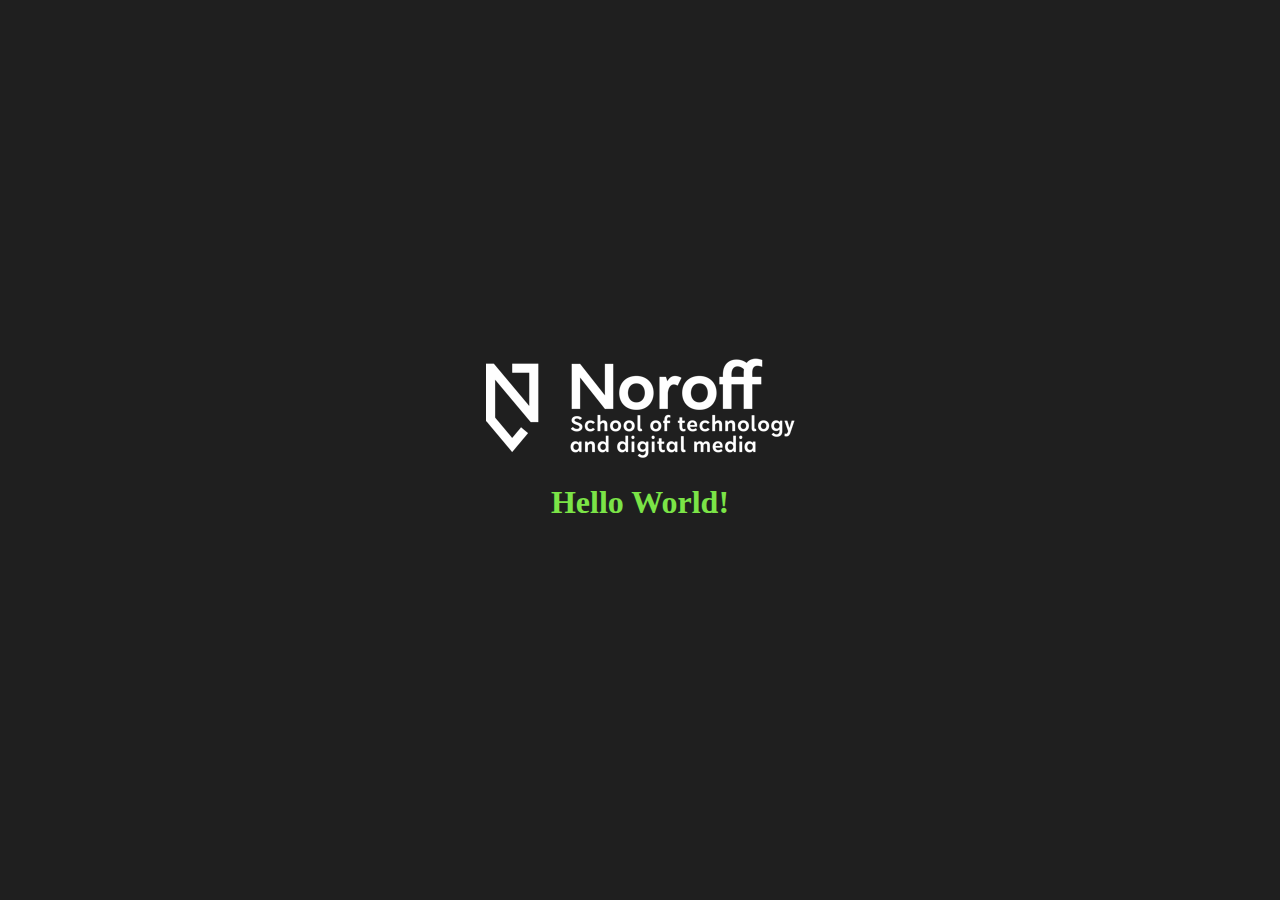
<file: index.html>
<!DOCTYPE html>
<html lang="en">
<head>
  <meta charset="UTF-8">
  <meta name="viewport" content="width=device-width, initial-scale=1.0">
  <title>Example Title, replace me!</title>
  <link rel="stylesheet" href="src/css/styles.css">
</head>
<body class="centered">
  <div>
    <img src="/assets/images/noroff-logo.png" alt="Noroff Logo">
    <h1>Hello World!</h1>
  </div>
</body>
</html>
</file>
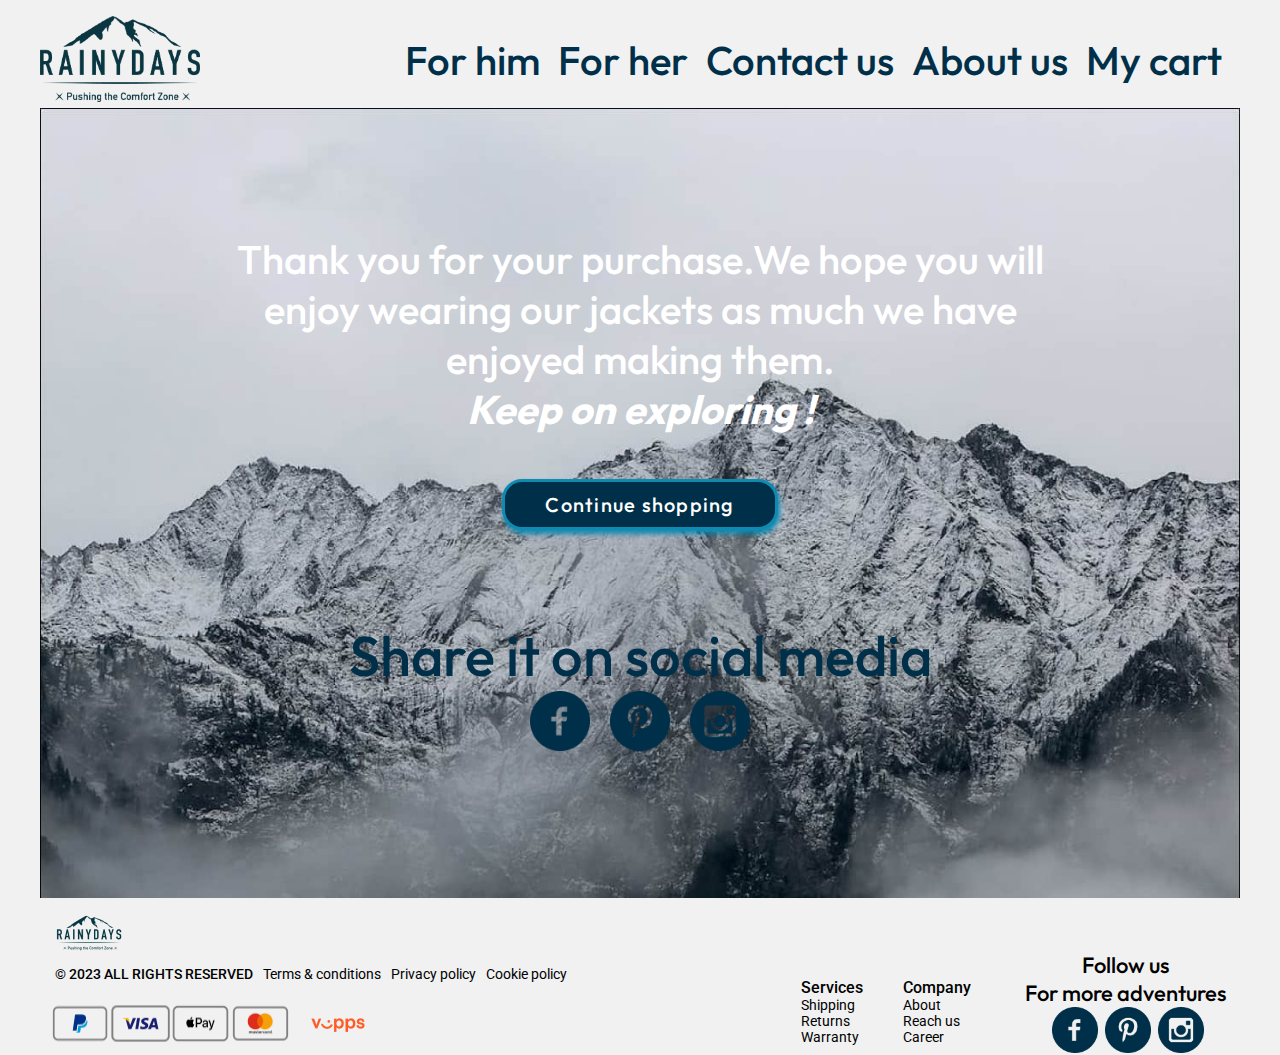
<file: Noroff-project(html-css)/html.files/checkout-success.html>
<!DOCTYPE html>
<html lang="en">

<head>
    <meta charset="UTF-8">
    <meta name="viewport" content="width=device-width, initial-scale=1.0">
    <title>Rainy days-succesful checkout </title>
    <meta name="Rainy Days" content="succesful checkout-congratulations on your new jacket">
    <link rel="preconnect" href="https://fonts.googleapis.com">
    <link rel="preconnect" href="https://fonts.gstatic.com" crossorigin>
    <link
        href="https://fonts.googleapis.com/css2?family=Outfit:wght@300;400;500&family=Roboto:ital,wght@0,400;0,500;1,400&display=swap"
        rel="stylesheet">
    <link rel="stylesheet" href="../stylesheets/index.css">

</head>

<body class="check-out">
    <!-- ------------------------------------ Header --------------------------- -->
    <header>
        <a href="../index.html">
            <img src="../all_Logos/Logos/RainyDays_Logo.png" alt="Rainy days logo" srcset="">
        </a>
        <label for="menu-checkbox"><i class="fa-solid fa-bars fa-2x"></i></label>
        <input type="checkbox" name="" id="menu-checkbox">
        <nav>
            <ul class="menu">
                <a href="../html.files/forHim-forHer.html">
                    <li>For him</li>
                </a>
                <a href="../html.files/forHim-forHer.html">
                    <li>For her</li>
                </a>
                <a href="../html.files/contact-us.html">
                    <li> Contact us</li>
                </a>
                <!-- ::Before here for rain jacket png -->
                <a href="../html.files/about-us.html">
                    <li> About us</li>
                </a>
                <a href="../html.files/checkout-page.html">
                    <li> My cart</li>
                </a>
            </ul>
        </nav>
    </header>

    <main class="check-out-page">
        <h3>Thank you for your purchase.We hope you will enjoy wearing our jackets as much we have enjoyed making
            them.
            <br>
            <em>Keep
                on exploring !</em>
        </h3>
        <!-- create button styles and stARt with forms  -->
        <a href="forHim-forHer.html" class="primary-button no-a">Continue shopping</a>
        <section class="social-block on-checkout">
            <h2>
                Share it on social media
            </h2>
            <div class="social-media-logos">
                <br>
                <a href=""><img src="../all_Logos/Social media/facebook.png" alt="facebook" srcset=""></a>
                <a href=""><img src="../all_Logos/Social media/pinterest.png" alt="pinterest" srcset=""></a>
                <a href=""><img src="../all_Logos/Social media/instagram.png" alt="instagram" srcset=""></a>
            </div>
        </section>
    </main>


    <footer>

        <div class="left-footer">
            <img src="../all_Logos/Logos/Rainy Days.png" alt="" srcset="">
            <div class="copyright">
                <ul>
                    <li>&copy; 2023 ALL RIGHTS RESERVED</li>
                    <li>Terms & conditions</li>
                    <li>Privacy policy</li>
                    <li>Cookie policy</li>
                </ul>
            </div>
            <div class="payment-logos">
                <img src="../all_Logos/Payment/paypal-color-icon 1.png" alt="Paypal" srcset="">
                <img src="../all_Logos/Payment/visa-icon 1.png" alt="Visa" srcset="">
                <img src="../all_Logos/Payment/apple-pay-icon 1.png" alt="Apple pay" srcset="">
                <img src="../all_Logos/Payment/master-card-icon 1.png" alt="Mastercard" srcset="">
                <img src="../all_Logos/Payment/Vipps-Logo 1.png" alt="Vipps" srcset="">
            </div>
        </div>
        <div class="right-footer">
            <div class="services-company-container">
                <div class="services-company1">
                    <ul>
                        <li class="s&c-heading">Services</li>
                        <li>Shipping</li>
                        <li>Returns</li>
                        <li>Warranty</li>
                    </ul>
                </div>
                <div class="services-company1">
                    <ul>
                        <li class="s&c-heading">Company</li>
                        <li>About</li>
                        <li>Reach us</li>
                        <li>Career</li>
                    </ul>
                </div>
            </div>
            <div class="social-on-footer">
                <h6>Follow us</h6>
                <h6>For more adventures</h6>
                <div class="social-media-logos-footer">
                    <a href=""><img src="../all_Logos/Social media/facebook.png" alt="facebook" srcset=""></a>
                    <a href=""><img src="../all_Logos/Social media/pinterest.png" alt="pinterest" srcset=""></a>
                    <a href=""><img src="../all_Logos/Social media/instagram.png" alt="instagram" srcset=""></a>
                </div>
            </div>
        </div>
    </footer>
</body>

</html>
</file>
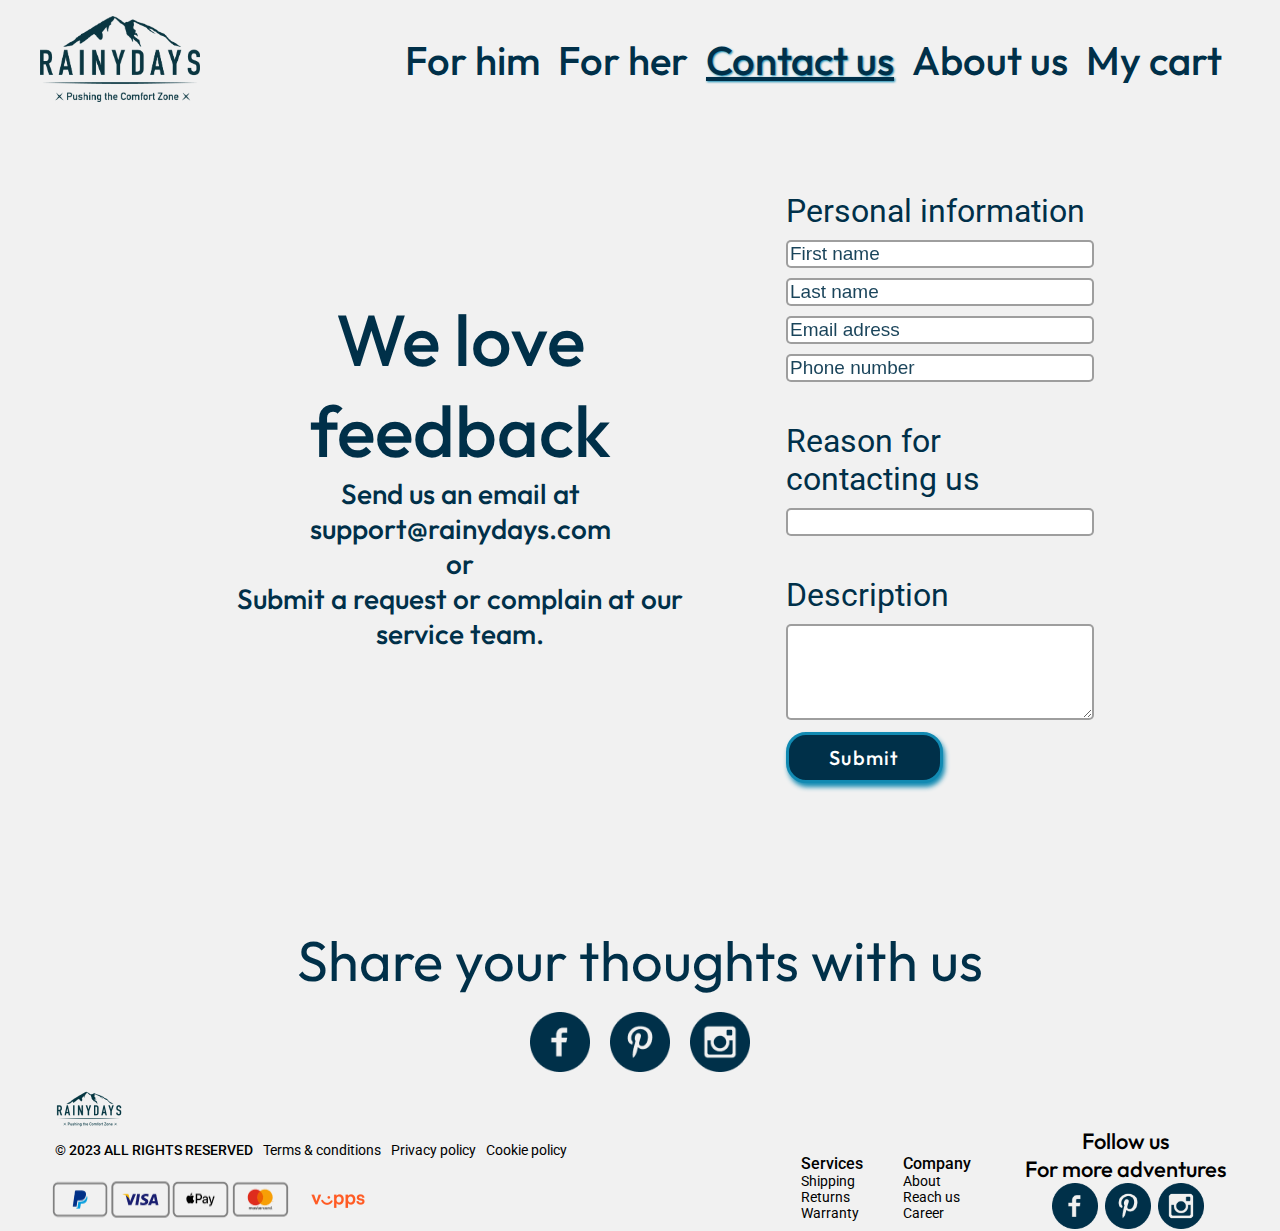
<file: Noroff-project(html-css)/html.files/contact-us.html>
<!DOCTYPE html>
<html lang="en">

<head>
    <meta charset="UTF-8">
    <meta name="viewport" content="width=device-width, initial-scale=1.0">
    <title>Rainy days-contact us</title>
    <meta name="Rainy Days" content="contact us at rainy days-email and online form">
    <link rel="preconnect" href="https://fonts.googleapis.com">
    <link rel="preconnect" href="https://fonts.gstatic.com" crossorigin>
    <link
        href="https://fonts.googleapis.com/css2?family=Outfit:wght@300;400;500&family=Roboto:ital,wght@0,400;0,500;1,400&display=swap"
        rel="stylesheet">
    <link rel="stylesheet" href="../stylesheets/index.css">
</head>

<body>
    <header>
        <a href="../index.html">
            <img src="../all_Logos/Logos/RainyDays_Logo.png" alt="Rainy days logo" srcset="">
        </a>
        <label for="menu-checkbox"><i class="fa-solid fa-bars fa-2x"></i></label>
        <input type="checkbox" name="" id="menu-checkbox">
        <nav>
            <ul class="menu">
                <a href="../html.files/forHim-forHer.html">
                    <li>For him</li>
                </a>
                <a href="../html.files/forHim-forHer.html">
                    <li>For her</li>
                </a>
                <a href="../html.files/contact-us.html">
                    <li class="current-page"> Contact us</li>
                </a>
                <!-- ::Before here for rain jacket png -->
                <a href="../html.files/about-us.html">
                    <li> About us</li>
                </a>
                <a href="../html.files/checkout-page.html">
                    <li> My cart</li>
                </a>
            </ul>
        </nav>
    </header>
    <!-- ------------------------------------ Header --------------------------- -->
    <main class="contact-us-body">
        <div class="two-column">
            <div class="column-left contact-us-p">
                <div class="feedback-text">
                    <h1>We love feedback</h1>
                    <h5>Send us an email at support@rainydays.com</h5>
                    <h5>or</h5>
                    <h5>Submit a request or complain at our service team.</h5>
                </div>
            </div>

            <form action="" method="post">
                <div class="contact-us-fieldset"></div>
                <fieldset>
                    <label for="name" class="label-cOntaCt-us">Personal information</label>
                    <input type="text" name="Name" id="name" required placeholder="First name "
                        class="textInput-contact">
                    <br>
                    <input type="text" name="Last name" id="last-name" required placeholder="Last name "
                        class="textInput-contact">
                    <input type="email" name="email" id="email" placeholder="Email adress" class="textInput-contact"
                        required>
                    <input type="tel" name="telephon-nr" id="telephon-nr" class="textInput-contact"
                        placeholder="Phone number">
                    <label for="contactReason" class="label-cOntaCt-us">Reason for contacting us</label>
                    <input list="contact-reason" id="contactReason" name="contactReason" class="textInput-contact" />
                    <datalist id="contact-reason" class="textInput-contact">
                        <option value="Returns"></option>
                        <option value="Ask a refund"></option>
                        <option value="Other"></option>
                    </datalist>

                    <label for="input-text" class="label-cOntaCt-us">Description</label>
                    <textarea id="input-text" name="users-input" rows="4" cols="30" placeholder="Dear awesome team"
                        minlength="10" maxlength="50" class="textInput-contact">
                                </textarea>
                    <!-- button or input submit is better -->
                    <input type="submit" value="Submit" class="primary-button">
                </fieldset>
            </form>
        </div>

    </main>

    <section class="block-contact-us">
        <h2 class="social-block-text">
            Share your thoughts with us
        </h2>
        <div class="social-media-logos">
            <br>
            <a href=""><img src="../all_Logos/Social media/facebook.png" alt="facebook" srcset=""></a>
            <a href=""><img src="../all_Logos/Social media/pinterest.png" alt="pinterest" srcset=""></a>
            <a href=""><img src="../all_Logos/Social media/instagram.png" alt="instagram" srcset=""></a>
        </div>
    </section>

    <footer>

        <div class="left-footer">
            <img src="../all_Logos/Logos/Rainy Days.png" alt="" srcset="">
            <div class="copyright">
                <ul>
                    <li>&copy; 2023 ALL RIGHTS RESERVED</li>
                    <li>Terms & conditions</li>
                    <li>Privacy policy</li>
                    <li>Cookie policy</li>
                </ul>
            </div>
            <div class="payment-logos">
                <img src="../all_Logos/Payment/paypal-color-icon 1.png" alt="Paypal" srcset="">
                <img src="../all_Logos/Payment/visa-icon 1.png" alt="Visa" srcset="">
                <img src="../all_Logos/Payment/apple-pay-icon 1.png" alt="Apple pay" srcset="">
                <img src="../all_Logos/Payment/master-card-icon 1.png" alt="Mastercard" srcset="">
                <img src="../all_Logos/Payment/Vipps-Logo 1.png" alt="Vipps" srcset="">
            </div>
        </div>
        <div class="right-footer">
            <div class="services-company-container">
                <div class="services-company1">
                    <ul>
                        <li class="s&c-heading">Services</li>
                        <li>Shipping</li>
                        <li>Returns</li>
                        <li>Warranty</li>
                    </ul>
                </div>
                <div class="services-company1">
                    <ul>
                        <li class="s&c-heading">Company</li>
                        <li>About</li>
                        <li>Reach us</li>
                        <li>Career</li>
                    </ul>
                </div>
            </div>
            <div class="social-on-footer">
                <h6>Follow us</h6>
                <h6>For more adventures</h6>
                <div class="social-media-logos-footer">
                    <a href=""><img src="../all_Logos/Social media/facebook.png" alt="facebook" srcset=""></a>
                    <a href=""><img src="../all_Logos/Social media/pinterest.png" alt="pinterest" srcset=""></a>
                    <a href=""><img src="../all_Logos/Social media/instagram.png" alt="instagram" srcset=""></a>
                </div>
            </div>
        </div>
    </footer>

</body>

</html>
<!-- <select name="contact-reason" id="contact-reason" required>
                                <option value="Returns">Returns</option>
                                <option value="Ask a refund">Ask a refund</option>
                                <option value="Other">Other</option>
                            </select> -->
</file>
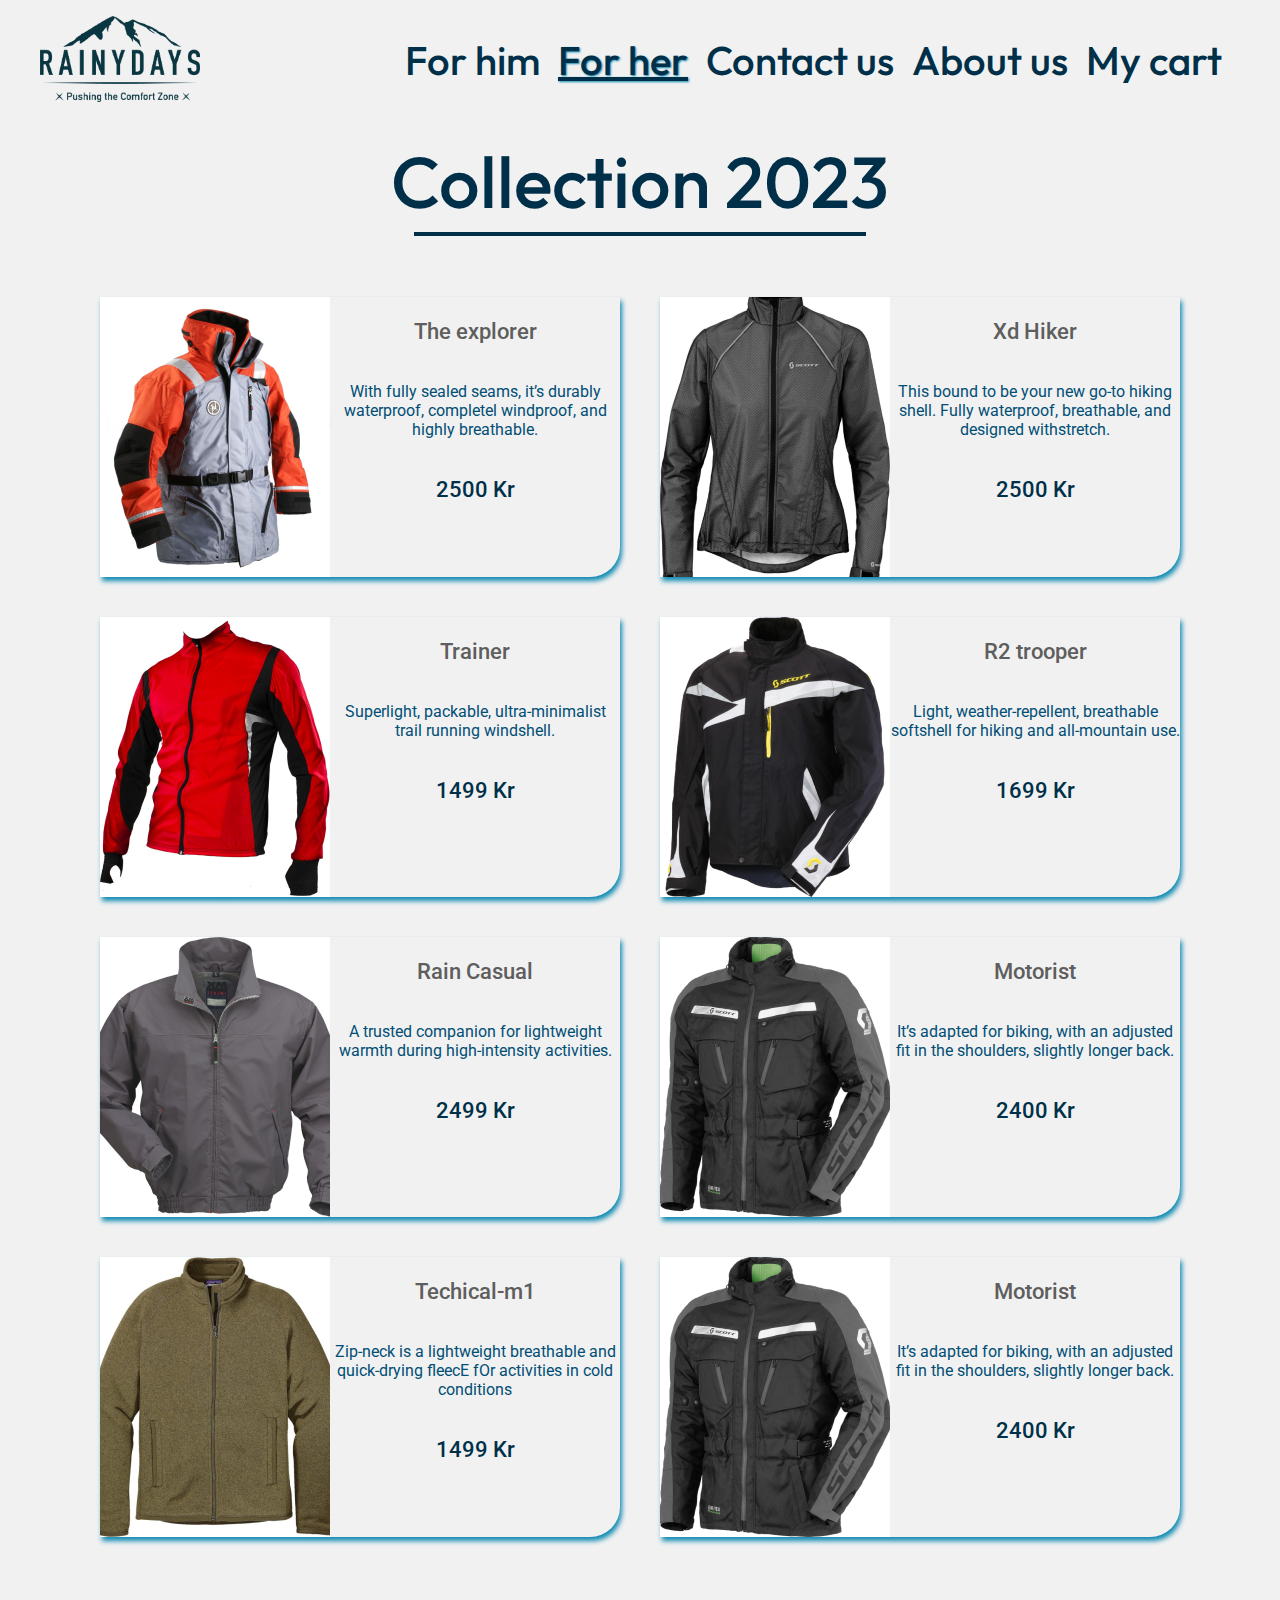
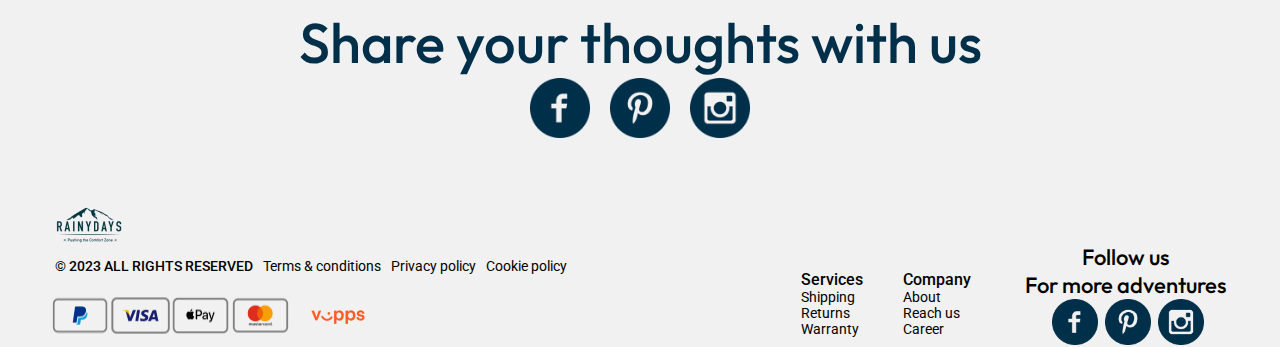
<file: Noroff-project(html-css)/html.files/forHim-forHer.html>
<!DOCTYPE html>
<html lang="en">

<head>
    <meta charset="UTF-8">
    <meta name="viewport" content="width=device-width, initial-scale=1.0">
    <title>Rainy days-Clothes library</title>
    <meta name="Rainy Days" content="All of Rainy days jackets-products list ">
    <link rel="preconnect" href="https://fonts.googleapis.com">
    <link rel="preconnect" href="https://fonts.gstatic.com" crossorigin>
    <link
        href="https://fonts.googleapis.com/css2?family=Outfit:wght@300;400;500&family=Roboto:ital,wght@0,400;0,500;1,400&display=swap"
        rel="stylesheet">
    <link rel="stylesheet" href="../stylesheets/index.css">
</head>

<body>

    <!-- ------------------------------------ Header --------------------------- -->
    <header>
        <a href="../index.html" class="current-page">
            <img src="../all_Logos/Logos/RainyDays_Logo.png" alt="Rainy days logo" srcset="">
        </a>
        <label for="menu-checkbox"><i class="fa-solid fa-bars fa-2x"></i></label>
        <input type="checkbox" name="" id="menu-checkbox">
        <nav>
            <ul class="menu">
                <a href="../html.files/forHim-forHer.html">
                    <li>For him</li>
                </a>
                <a href="../html.files/forHim-forHer.html">
                    <li class="current-page">For her</li>
                </a>
                <a href="../html.files/contact-us.html">
                    <li> Contact us</li>
                </a>
                <!-- ::Before here for rain jacket png -->
                <a href="../html.files/about-us.html">
                    <li> About us</li>
                </a>
                <a href="../html.files/checkout-page.html">
                    <li> My cart</li>
                </a>
            </ul>
        </nav>
    </header>
    <main>
        <div class="collection-banner">
            <h1>Collection 2023</h1>
            <hr>
        </div>
        <div class="content-container">
            <div class="two-column">
                <div class="column-left">
                    <a href="../html.files/a-jacket-spesific.html">
                        <div class="card">
                            <div class="card-image"><img src="../imgs/Product-imgs/the-explorer.png"
                                    alt="the motorist jacket" srcset="">
                            </div>
                            <div class="card-text-field">
                                <p class="product-ttl"> The explorer</p>
                                <p class="product-txt"> With fully sealed seams, it’s durably waterproof,
                                    completel windproof, and highly breathable.
                                </p>
                                <p class="product-price">2500 Kr</p>
                            </div>
                        </div>
                    </a>
                </div>

                <div class="column-right">
                    <a href="html.files/a-jacket-spesific.html">
                        <div class="card">
                            <div class="card-image"><img src="../imgs/Product-imgs/hd-hiker.png " alt="Xd Hiker jacket"
                                    srcset="">
                            </div>
                            <div class="card-text-field">
                                <p class="product-ttl">Xd Hiker</p>
                                <p class="product-txt">This bound to be your new go-to hiking shell. Fully
                                    waterproof,
                                    breathable, and designed withstretch.</p>
                                <p class="product-price">2500 Kr</p>
                            </div>
                        </div>
                    </a>
                </div>
            </div>
        </div>
        <div class="content-container">
            <div class="two-column">
                <div class="column-left">
                    <a href="html.files/a-jacket-spesific.html">
                        <div class="card">
                            <div class="card-image"><img src="../imgs/Product-imgs/trainer.png" alt="the Trainer jacket"
                                    srcset="">
                            </div>
                            <div class="card-text-field">
                                <p class="product-ttl"> Trainer</p>
                                <p class="product-txt">Superlight, packable, ultra-minimalist trail running
                                    windshell.
                                </p>
                                <p class="product-price">1499 Kr</p>
                            </div>
                        </div>
                    </a>
                </div>

                <div class="column-right">
                    <a href="html.files/a-jacket-spesific.html">
                        <div class="card">
                            <div class="card-image"><img src="../imgs/Product-imgs/r2-trooper.png"
                                    alt="the R2 trooper jacket" srcset="">
                            </div>
                            <div class="card-text-field">
                                <p class="product-ttl">R2 trooper</p>
                                <p class="product-txt">Light, weather-repellent, breathable softshell for hiking and
                                    all-mountain use.</p>
                                <p class="product-price">1699 Kr</p>
                            </div>
                        </div>
                    </a>
                </div>
            </div>
        </div>
        <div class="content-container">
            <div class="two-column">
                <div class="column-left">
                    <a href="html.files/a-jacket-spesific.html">
                        <div class="card">
                            <div class="card-image"><img src="../imgs/Product-imgs/rain-casual.png"
                                    alt="the Rain Casual jacket" srcset="">
                            </div>
                            <div class="card-text-field">
                                <p class="product-ttl"> Rain Casual</p>
                                <p class="product-txt">A trusted companion for lightweight warmth during
                                    high-intensity
                                    activities.</p>
                                <p class="product-price">2499 Kr</p>
                            </div>
                        </div>
                    </a>
                </div>

                <div class="column-right">
                    <a href="html.files/a-jacket-spesific.html">
                        <div class="card">
                            <div class="card-image"><img src="../imgs/Product-imgs/motorist.png"
                                    alt="the motorist jacket" srcset="">
                            </div>
                            <div class="card-text-field">
                                <p class="product-ttl"> Motorist</p>
                                <p class="product-txt">It’s adapted for biking, with an adjusted fit in the
                                    shoulders,
                                    slightly longer back. </p>
                                <p class="product-price">2400 Kr</p>
                            </div>
                        </div>
                    </a>
                </div>
            </div>
        </div>
        <div class="content-container">
            <div class="two-column">
                <div class="column-left">
                    <a href="html.files/a-jacket-spesific.html">
                        <div class="card">
                            <div class="card-image"><img src="../imgs/Product-imgs/techical-m1.png" alt="the jacket"
                                    srcset="">
                            </div>
                            <div class="card-text-field">
                                <p class="product-ttl">Techical-m1</p>
                                <p class="product-txt">Zip-neck is a lightweight breathable and quick-drying fleecE fOr
                                    activities in cold conditions
                                </p>
                                <p class="product-price">1499 Kr</p>
                            </div>
                        </div>
                    </a>
                </div>

                <div class="column-right invisible">
                    <a href="html.files/a-jacket-spesific.html">
                        <div class="card">
                            <div class="card-image"><img src="../imgs/Product-imgs/motorist.png"
                                    alt="the motorist jacket" srcset="">
                            </div>
                            <div class="card-text-field">
                                <p class="product-ttl"> Motorist</p>
                                <p class="product-txt">It’s adapted for biking, with an adjusted fit in the
                                    shoulders,
                                    slightly longer back. </p>
                                <p class="product-price">2400 Kr</p>
                            </div>
                        </div>
                    </a>
                </div>
            </div>
    </main>
    <!-- ------------------------discard -------------------------->
    <!-- <hr>
    <h1>May need to discard </h1>
    <div class="collection-banner">
        <h2>Collection 2023</h2>
        <hr>
    </div>
    <div class="review-card-container">
        <button class="primary-button"><a href="a-jacket-spesific.html">the explorer</a></button>
        <div class="review-card">
            <h2>cards</h2>
        </div>
        <div class="review-card">
            <h2>cards</h2>
        </div>

    </div>
    <hr> -->
    <!-- ------------------------discard -------------------------->
    <section class="social-block for-h-h-p">
        <h2 social-block-text>
            Share your thoughts with us
        </h2>
        <div class="social-media-logos">
            <br>
            <a href=""><img src="../all_Logos/Social media/facebook.png" alt="facebook" srcset=""></a>
            <a href=""><img src="../all_Logos/Social media/pinterest.png" alt="pinterest" srcset=""></a>
            <a href=""><img src="../all_Logos/Social media/instagram.png" alt="instagram" srcset=""></a>
        </div>
    </section>
    </div>
    <!-- -------------------------------------   --------------------------- -->

    <!-- ----------------------------  --------------------------- -->

    <footer>

        <div class="left-footer">
            <img src="../all_Logos/Logos/Rainy Days.png" alt="" srcset="">
            <div class="copyright">
                <ul>
                    <li>&copy; 2023 ALL RIGHTS RESERVED</li>
                    <li>Terms & conditions</li>
                    <li>Privacy policy</li>
                    <li>Cookie policy</li>
                </ul>
                <!-- <p>&copy; 2023 ALL RIGHTS RESERVED </p>
                    <p>Terms & conditions</p>
                    <p>Privacy policy</p>
                    <p>Cookie policy</p> -->
            </div>
            <div class="payment-logos">
                <img src="../all_Logos/Payment/paypal-color-icon 1.png" alt="Paypal" srcset="">
                <img src="../all_Logos/Payment/visa-icon 1.png" alt="Visa" srcset="">
                <img src="../all_Logos/Payment/apple-pay-icon 1.png" alt="Apple pay" srcset="">
                <img src="../all_Logos/Payment/master-card-icon 1.png" alt="Mastercard" srcset="">
                <img src="../all_Logos/Payment/Vipps-Logo 1.png" alt="Vipps" srcset="">
            </div>
        </div>
        <div class="right-footer">
            <div class="services-company-container">
                <div class="services-company1">
                    <ul>
                        <li class="s&c-heading">Services</li>
                        <li>Shipping</li>
                        <li>Returns</li>
                        <li>Warranty</li>
                    </ul>
                </div>
                <div class="services-company1">
                    <ul>
                        <li class="s&c-heading">Company</li>
                        <li>About</li>
                        <li>Reach us</li>
                        <li>Career</li>
                    </ul>
                </div>
            </div>
            <div class="social-on-footer">
                <h6>Follow us</h6>
                <h6>For more adventures</h6>
                <div class="social-media-logos-footer">
                    <a href=""><img src="../all_Logos/Social media/facebook.png" alt="facebook" srcset=""></a>
                    <a href=""><img src="../all_Logos/Social media/pinterest.png" alt="pinterest" srcset=""></a>
                    <a href=""><img src="../all_Logos/Social media/instagram.png" alt="instagram" srcset=""></a>
                </div>
            </div>
        </div>
    </footer>
</body>

</html>
</file>
<file: Noroff-project(html-css)/stylesheets/index.css>
/* variables-------------------------------------
----------------------------------------------------- */
:root {
    /* fonts---both from google but with safe fonds /////adjust sizes afterwards*/
    --body-font: 'Roboto', Verdana, Geneva, Tahoma, sans-serif;
    --2nd-font: 'Outfit', Tahoma, sans-serif;
    /*Text colors */
    --text-dark: #000;
    --text-white: #fff;
    --text-grey: #5e5e5e;
    --text-blue: #003049;
    /* Headings 1-6 */
    --h1-size: 7.2rem;
    --h2-size: 5.6rem;
    --h3-size: 4rem;
    --h4-size: 3.2rem;
    --h5-size: 2.8rem;
    --h6-size: 2.2rem;
    /* ----spacing-------- */
    --spacing-sm: 8px;
    --spacing-md: 16px;
    --spacing-lg: 32px;
    --spacing-xl: 64px;
    /* color pallete */
    /* shades of blue */
    --blue-1: #003049;
    --blue-2: #014E76;
    --blue-3: #118AB2;
    /* body//cards //and more */
    /* body width on figma is 1200 try up to 1400  */
    --body-width: 1200px;
    --body-color-1: #f1f1f1;
    /* --body-color-2: ; */
    --card-color-1: #ebebeb;
    /* add linear color for index*/
    --standard-border-radius: ;
    --standard-box-shadow: ;
}

/* Global styles-------------------------------------
----------------------------------------------------- */
body {
    font-family: var(--body-font);
    width: 100%;
    /*------------------- height to 100%  ----------- ????*/
    height: 100%;
    margin: 0;
    box-sizing: border-box;
    padding: var(--spacing-md) 0 0 0;
    color: var(--text-dark);
    display: flex;
    flex-direction: column;
    justify-content: center;
    align-items: center;

}

html {
    font-size: 62.5%;
}

html,
body {
    background-color: var(--body-color-1);
    position: relative;
    overflow-x: hidden;

}

main {
    width: 100%;
    /* spacing md on boduy might be enought */
    margin: var(--spacing-lg) 0 0 0;
}

/* typography------------------------------------------- */
h1,
h2,
h3,
h4,
h5,
h6 {
    font-family: var(--2nd-font);
    margin: 0;
    width: 100%;
    /* letter-spacing: ;   might need it */
}

h1 {
    font-size: var(--h1-size);
    font-weight: 500;
}

h2 {
    font-size: var(--h2-size);
    font-weight: 500;
}

h3 {
    font-size: var(--h3-size);
    font-weight: 500;

}

h4 {
    font-size: var(--h3-size);
    font-weight: 500;
}

h5 {
    font-size: var(--h5-size);
    font-weight: 500;
}

h6 {
    font-size: var(--h6-size);
    font-weight: 500;
}

/* check how it looks in the end resault */
p {
    font-size: 1.8rem;
    font-weight: 400;
    margin: var var(--spacing-md 0);
}

hr {
    border: 2px solid var(--blue-1);
}

/* ------------------------------------ Layout styles -------------------------------------
------------------------------------------------------------------------------------- */
/* ------------------------------------ ** global styles  ** ----------------- */
/* so far only on conrtact us */
label {
    cursor: pointer;
    color: var(--blue-1);
    font-size: var(--h6-size);
    font-weight: 400;
    display: block;
    padding: 0px;
    margin: 30px 0 10px 0;
}

fieldset {
    max-width: 500px;
    padding: 16px;
    margin: 10px;
    border: none;
}

/* ------------------------------------ ** social media icons block  ** ----------------- */
.social-media-logos {
    display: flex;
    flex-direction: row;
    justify-content: center;
    align-items: center;
}

.social-media-logos img {
    margin: 0 1rem;
    max-width: 60px;
}

/* ------------------------------------ ** two column flex conatiner ** ----------------- */

.two-column {
    max-width: var(--body-width);
    width: 100%;
    /* box-sizing: border-box; */
    display: flex;
    justify-content: center;
    align-items: center;
}

.two-column a {
    text-decoration: none;
}

.two-column>.column-left {
    width: 100%;
    /* max-width: 600px; */
    object-fit: cover;
    display: flex;
    /* justify-content: flex-start;over
    align-items: flex-start; */
    /* padding: 0 var(--spacing-sm) 0 0; */
}

.two-column>.column-right {
    width: 100%;
    display: flex;
    justify-content: center;
    align-content: center;
    text-align: center;
    /* align-items: center */
    /* align-items: start; */
    flex-direction: column;
    /* padding: 0 0 0 var(--spacing-xl); */
    /* padding: 0; */
}

.card {
    max-width: 520px;
    max-height: 280px;
}

.card-text-field {
    width: 100%;
    justify-content: center;
    align-content: center;
    text-align: center;
    /* padding: 0 5; */
}

/* ------------------------------------ ** product cards ** ----------------- */
/* .content-container {
    width: 100%;
    max-width: var(--body-width);
    display: flex;
    justify-content: center;
}

.content-container a {
    text-decoration: none;
    justify-content: space-between;
}
 */


.card {
    /* max-width: 35%; */
    display: flex;
    flex-direction: row;
    justify-content: flex-start;
    align-items: flex-start;
    box-shadow: 2px 4px 5px var(--blue-3);
    margin: 20px;
    /* position: relative; */
    transition: 0.2s;
    border-radius: 0 0 30px 0;
    background-color: var(--body-color-1);
}



.card:hover,
.card:focus-within {
    transform: translateY(-1em);
    box-shadow: 7px 7px 6px var(--blue-3);
    /* color blue1 or blue 3 */
}

.card-image {
    max-width: 230px;
    height: auto;
    /* box-sizing: border-box; */
    /* display: flex;
    flex-flow: row nowrap;
    align-items: center; */

}

.card-image>img {
    object-fit: contain;
    max-width: 230px;
}

.card-text-field {
    background-color: var(--body-color-1);
    /* max-width: 250px; */
    width: 100%;
    display: flex;
    /* padding: 0px 10px; */
    /* flex-direction: column;
    justify-content: space-around;
    text-align: center;
    z-index: 1; */
    display: flex;
    flex-flow: column nowrap;
    align-items: center;
    text-align: center;
    justify-content: space-around;
}


/* ------------------------------------ **Link overlay ** ----------------- */
.link-overlay {
    width: 100%;
}

.overlay-flex {
    display: flex;
    margin: 9rem 2rem;
    column-gap: 2rem;
    row-gap: 6rem;
}

.overlay-container {
    position: relative;
    display: flex;
    /* width: 55%; */
}

.overlay-image {
    /* background-size: cover; */
    opacity: 1;
    display: block;
    width: 100%;
    max-width: 520px;
    height: auto;
    transition: .5s ease;
    backface-visibility: hidden;
}

.overlay-content {
    transition: .5s ease;
    opacity: 0;
    position: absolute;
    top: 50%;
    left: 50%;
    transform: translate(-50%, -50%);
    -ms-transform: translate(-50%, -50%);
    text-align: center;
}

.overlay-container:hover .overlay-image {
    opacity: 0.3;
}

.overlay-container:hover .overlay-content {
    opacity: 1;
}

.overlay-text {
    background-color: var(--blue-1);
    color: var(--text-white);
    border-radius: 10px;
    font-size: 16px;
    padding: 16px 32px;
}

/* ------------------------------------ ** text styles for product cards ** ----------------- */
.product-ttl {
    font-size: var(--h6-size);
    font-weight: 500;
    color: var(--text-grey);
}

.product-txt {
    font-size: 1.6rem;
    font-weight: 400;
    color: var(--blue-2);
}

.product-price {
    font-size: var(--h6-size);
    font-weight: 500;
    color: var(--blue-1);
}

/* ------------------------------------ ** Button Styles ** ----------------- */
.primary-button {
    font-family: var(--2nd-font);
    font-size: 2rem;
    font-weight: 500;
    letter-spacing: 1.25px;
    color: var(--text-white);
    background-color: var(--blue-1);
    border: 3px solid var(--blue-3);
    border-radius: 20px;
    padding: 10px 40px;
    transition: all 0.2s ease;
    display: flex;
    justify-content: center;
    align-items: center;
    /* on figma i have opposite coloring for the box shadow */
    box-shadow: 2px 4px 5px var(--blue-3);
}

.primary-button:hover {
    background-color: var(--blue-3);
    cursor: pointer;
    border: 3px solid var(--blue-1);
    box-shadow: 2px 4px 5px var(--blue-1);
}

.primary-button>a {
    color: var(--text-white);

}

/* // On click from figma 
// Navigate to: "Checkout success_1";
// Animate: Smart animate;
animation-timing-function: ease-in-out;
animation-duration: 200ms; */

/* ------------------------------------ ** navbar ** ----------------- */
header>a>img {
    max-width: 160px;
    height: auto;
    display: inline-block;
    margin: auto;
}

/* ------------------------------------ ** test ** ----------------- */
header {
    display: flex;
    justify-content: space-between;
    align-items: center;
    width: 100%;
    max-width: var(--body-width);

}

nav {
    font-family: var(--2nd-font);

}

nav li {
    display: inline;
    color: var(--text-blue);
    font-weight: 500;
    font-size: var(--h3-size);
}

nav li:hover {
    color: var(--blue-3);
    text-shadow: 1px 1px 2px var(--blue-2);
}

nav ul {
    margin: 0;
    padding-right: 10px;
}

.menu a {
    width: 100%;
    text-decoration: none;
    margin: 0 var(--spacing-sm);
}

.fa-bars:before,
.fa-navicon:before {
    content: "\f0c9";
    display: none;
}

#menu-checkbox:checked~nav {
    display: block;
}

#menu-checkbox {
    display: none;
}

/* ------------------------------------ ** current page styles ** ----------------- */
.current-page {
    color: var(--blue-1);
    text-shadow: 1px 1px 2px var(--blue-3);
    text-decoration-line: underline;
}

.current-page:hover {
    color: var(--blue-3);
    text-shadow: 1px 1px 2px var(--blue-2);
}

/* ------------------------------------ ** footer ** ----------------- */
footer {
    display: flex;
    width: 100%;
    max-width: var(--body-width);
    justify-content: space-between;
    margin-top: var(--spacing-md);
}

.left-footer {
    margin-left: 1rem;
}

.left-footer ul {
    display: flex;
    list-style: none;
    padding: 0;
}

.left-footer li {
    margin-right: 1rem;
    font-size: 1.4rem;
}

.services-company-container {
    display: flex;
    justify-content: center;
    align-items: center;
    margin-top: 2.5rem;
}

.left-footer li:first-of-type {
    margin-left: 5px;
    font-weight: 500;
}

.right-footer {
    display: flex;
    justify-content: space-between;
    align-items: end;
}

.services-company1 li {
    list-style: none;
    font-size: 1.4rem;
}

.services-company1 li:first-of-type {
    list-style: none;
    font-size: 1.6rem;
    font-weight: 500;
}

.social-on-footer {
    display: flex;
    flex-direction: column;
    margin-left: 40px;
    text-align: center;
}

.social-media-logos-footer img {
    width: 20%;
    height: auto;
    margin-left: 0.5rem;
}

.payment-logos {
    display: flex;
}

/* ------------------------------------ index.html -------------------------------------
------------------------------------------------------------------------------------- */
.img-fliper {
    max-width: 520px;
}

/* ------------------------------------ ** Hero ** ----------------- */
.hero-block {
    max-width: 1200px;
    background-image: url(../imgs/Front-Page/waterfall.jpg);
    width: 100%;
    min-height: 70vh;
    background-size: cover;
    background-position-x: center;
    background-position-y: bottom;
    position: relative;
}

.hero-content>h1 {
    max-width: 30%;
    color: var(--text-white);
    font-size: var(--h1-size);
    position: absolute;
    top: 50px;
    left: 80px;
}

/* ------------------------------------ ** delivery logos section ** ----------------- */
.delivery-logos {
    background-color: var(--card-color-1);
    box-shadow: 5px 4px 5px var(--blue-3);
    border-radius: 20px;
    padding: 10px 30px;
    margin: 100px 0;
}

.delivery-logos img:first-of-type {
    width: 90px;
    margin-left: 10px;
}

.delivery-logos img {
    margin-left: 30px;
}

/* ------------------------------------ ** rain quote and image section ** ----------------- */

blockquote {
    font-style: italic;
    font-size: var(--h2-size);
    color: var(--blue-1);
    text-align: center;
}

blockquote::before {
    content: open-quote;
}

blockquote::after {
    content: close-quote;
}

blockquote::before,
blockquote::after {
    font-size: var(--h1-size);
    color: var(--blue-1);
}

.rain-quote-image {
    width: 100%;
    max-width: var(--body-width);
    margin: auto;
    display: flex;
    flex-direction: column;
    justify-content: center;
    align-self: center;
}

/* ------------------------------------ ** social media rewiews ** ----------------- */
.social-media-reviews {
    width: 100%;
    max-width: var(--body-width);
    background: linear-gradient(#fff, rgba(1, 78, 118, 0.65));
    height: 80vh;
    display: flex;
    flex-direction: column;
    justify-content: space-evenly;
    align-content: center;
    padding-top: 100px;
}

.social-media-reviews h3 {
    font-weight: 500;
    color: var(--blue-1);
    text-align: center;
    /* padding: 5% 0; */
    /* at media quaries after ca 650px */
}

.social-block-text {
    font-weight: 400;
    color: var(--blue-1);
    text-align: center;
    padding: var(--spacing-md) 0 var(--spacing-md) 0;
}

/* ------------------------------------ ** social media reviews cards ** ----------------- */
.review-card-container {
    display: flex;
    flex-direction: row;
    flex-wrap: wrap;
    justify-content: center;
    align-items: center;
    margin: var(--spacing-xl, );
    gap: 10px 20px;
}

.review-card {
    width: 240px;
    height: 130px;
    border: 3px solid var(--blue-2);
    border-radius: 0 25px 25px 25px;
    /* box-shadow: 2px 4px 5px var(--blue-1); */
    box-shadow: 6px 4px 5px var(--blue-2);
    display: flex;
    flex-direction: column;
    align-items: flex-start;
}

.top-of-card {
    padding: 10px 0 0 0;
    display: flex;
    flex-direction: row;
    justify-content: space-evenly;


}

.reviewer-img {
    width: 60px;
    height: 60px;
    border-radius: 50%;

}

img.reviewer-img {
    padding-left: 5px;
}

.reviewer-name {
    color: var(--blue-1);
    font-size: 2.0rem;
    font-weight: 500;
}

p.reviewer-name {
    padding-left: 0.7em;
}

.review-text {
    font-family: var(--2nd-font);
    font-size: 1.8rem;
    font-weight: 300;
    margin: 0;
    padding-left: 0.7em;
}

/* ------------------------------------ About us -------------------------------------
------------------------------------------------------------------------------------- */
.about-us-container {
    position: relative;
    max-width: var(--body-width);
    width: 100%;
    margin: auto;
    width: 100%;
    height: 70vh;
    display: flex;
    justify-content: center;
    align-items: center;
}

.about-us-container::before {
    content: "";
    background-image: url(../imgs/adam-bixby-Kkyq3sRX9pk-unsplash.jpg);
    background-size: cover;
    position: absolute;
    top: 0px;
    bottom: 0px;
    right: 0px;
    left: 0px;
    opacity: 0.5;
    background-position-x: center;
    background-position-y: bottom;

}

.about-us-container h6 {
    /* display: flex; */
    z-index: 1;
    width: 70%;
    text-align: center;
    line-height: 30px;
}

.about-us-container {
    display: flex;
    flex-direction: column;
    padding-top: 100px;
}

em {
    /* font-size: var(--h6-size); */
    font-weight: bolder;

}

/* .contact-us-body::before {
    content: "";
    background-image: url(../imgs/adam-bixby-Kkyq3sRX9pk-unsplash.jpg);
    background-repeat: no-repeat;
    background-size: cover;
    min-height: 100vh;
    top: 0px;
    bottom: 0px;
    left: 0px;
    right: 0px;
} */

/* ------------------------------------ contact us -------------------------------------
------------------------------------------------------------------------------------- */
.contact-us-body {
    max-width: var(--body-width);
    display: flex;
    justify-content: center;
    align-items: center;
    align-self: center;
    flex-shrink: 1;
}

.contact-us-body>.two-column {
    max-width: 80%;
    margin: 0 0 100px 0;
}


.feedback-text {
    width: 100%;
    color: var(--blue-1);
    margin: 100px 50px;
    text-align: center;
}

.about-us-topPadding {
    padding-top: var(--spacing-xl);
}



.textInput-contact {
    margin-bottom: 10px;
    margin-left: 0px;
    font-size: 1.9rem;
    color: var(--blue-1);
    border-radius: 5px;
    border: 2px solid rgba(94, 94, 94, 0.6);
    width: 300px;
}

::placeholder {
    color: var(--blue-1);
    opacity: 0.9;
}

.label-cOntaCt-us {
    font-size: var(--h4-size);
}

.social-block-text {
    font-weight: 400;
    color: var(--blue-1);
    text-align: center;
    padding: var(--spacing-md) 0 var(--spacing-md) 0;
}

/* ------------------------------- For him and her page -------------------------------------
------------------------------------------------------------------------------------- */
main {
    max-width: var(--body-width);
    width: 100%;
    display: flex;
    flex-direction: column;
    justify-content: center;
    align-items: center;
    align-content: center;
}


.collection-banner {
    max-width: var(--body-width);
    color: var(--blue-1);
    text-align: center;
    padding: 0 0 var(--spacing-md) 0;
    margin: 0 0 20px 0;
}

.collection-banner>hr {
    color: var(--blue-1);
    max-width: 90%;
}

.column-right .invisible {
    display: none;
    visibility: hidden;
}

.for-h-h-p {
    padding: 5rem 0 5rem 0;
}

/* ------------------------------- a jacket specific -------------------------------------
------------------------------------------------------------------------------------- */
.product-spec-container {
    display: flex;
    /* flex-wrap: wrap; */
    justify-content: space-between;
    background-color: var(--card-color-1);
    padding: 50px 50px 50px 50px;
    margin: 0 0 0 0;
    /* background-clip: content-box; */
    /* background-clip: padding-box; */
    border-radius: 20px;
}

/*  */
.spesific {
    margin: 0 0 10px 0;
}

.pro {
    position: relative;
}

.size-selector {
    position: absolute;

}

/* test */
.spes-pr-img img {
    min-width: 230px;
    margin-right: 20px;
    border-radius: 10px;
}

/* test */

.material-logos>ul {
    list-style-type: none;
    display: flex;
    justify-content: space-between;
    padding: 0;
    margin: 0 40% 0 0;
}

.prod-info-spes {
    display: flex;
    flex-direction: column;
    justify-content: center;
    flex-wrap: wrap;

}

.prod-info-spes>p {
    display: flex;
    margin: 0;
    padding: 0;
}

.red-text {
    color: red;
    margin: 2rem 0;
}

.frequently-bought-together {
    display: flex;
    background-color: var(--card-color-1);
    margin: 5rem 5%;
    border-radius: 20px;
    justify-content: space-evenly;
}

.product-spec-container .card-image {
    padding-right: 20px;
    align-self: center;
}

.product-spec-container form {
    display: inline-block;
}

/* --------------------------------- checkout page -------------------------------------
------------------------------------------------------------------------------------- */
.main-checkout-page {
    max-width: var(--body-width);
    display: flex;
    width: 90%;
    /* height: 70vh; */
    flex-direction: row;
    justify-content: center;
    align-items: center;
    align-content: center;
    /* possibly change */
    margin-right: 20px;
}

/* test ------------------checkout */
.check-outbox img {
    height: 200px;
    width: auto;
}

.order-review {
    width: 40%;
    margin: 0 0 0 0;
    display: flex;
    flex-direction: column;
}

.order-review hr {
    width: 100%;
}

/* .order-review hr:nth-last-of-type(1),
.order-review hr:nth-last-of-type(2) {
    display: inline;
    width: 50%;
} */

.order-review>h2 {
    color: var(--blue-1);
    text-align: center;
}

.vipps-payment img {
    width: 70%;
    display: block;
    height: auto;
    /* margin: auto; */
}

.vipps-payment h2 {
    color: var(--blue-1);
}

.textInput-contact.half {
    margin-bottom: 10px;
    margin: 5px;
    font-size: 2rem;
    color: var(--blue-1);
    border-radius: 5px;
    border: 2px solid rgba(94, 94, 94, 0.6);
    width: 130px;

}

.apply-promoCode {
    display: flex;
    justify-content: flex-start;
    align-items: center;
    flex-wrap: wrap
}

/* .spAcing-span {
    margin: 0 10px;
} */
.Card-info-flex {
    display: flex;
    flex-direction: column;
    justify-content: flex-start;
}

.month-cvc {
    display: flex;
    justify-content: space-between;
    max-width: 308px;

}

.check-blocK {
    display: inline;

}

.check-out-page h3 {
    z-index: 1;
    width: 70%;
    margin: 10vh 0 5vh 0;
    max-width: var(--body-width);
    color: var(--text-white);
    text-align: center;
    justify-content: center;
}

.check-outbox {
    display: flex;
    /* 980px do wrap */
    /* flex-wrap: wrap;
    justify-content: flex-start; */
}

.check-outbox2 {
    padding: 0 0 0 50px;
}

.check-outbox>img {
    align-self: center;
}

.b-promo {
    font-size: 1.2rem;
    padding: 10px 20px;

}

.inline-h6 {
    color: var(--blue-1);
}



.sub {
    display: grid;
    grid-template-columns: 100px 100px;
    grid-template-rows: 50px 50px;
    padding-top: 10px;
    column-gap: 50px;
}

.total {
    display: grid;
    grid-template-columns: 100px 100px;
    grid-template-rows: 50px 50px;
    padding-top: 10px;
    column-gap: 50px;
}

.total>p {
    margin: 0;
}

.b-small {
    align-self: flex-start;
    /* padding: 10px 40px; */
}

.checkout-headings {
    color: var(--blue-1);
    font-weight: 500;
    margin: 30px 0 10px 0;
    /* text-align: center; */
}

/* ------------------------------- checkout success -------------------------------------
------------------------------------------------------------------------------------- */
.check-out-page {
    position: relative;
    width: 100%;
    height: 90vh;
    display: flex;
    flex-direction: column;
    /* flex-wrap: wrap; */
    justify-content: center;
    align-items: center;
    margin-top: -16px;
}



.check-out-page::before {
    content: "";
    background-image: url(../imgs/eberhard-grossgasteiger-YV_gbygzlWk-unsplash.HD.jpg);
    /* maybe an another image 
    or the picture not to cover all body but just main  */
    background-size: cover;
    /* object-position: top; */
    max-width: var(--body-width);
    width: 100%;
    margin: auto;
    background-repeat: no-repeat;
    position: absolute;
    /* background-position-x: left;
    background-position-y: center; */
    top: 20px;
    bottom: 0px;
    right: 0px;
    left: 0px;
    z-index: 0;
}

.check-out-page footer {
    z-index: 1;
}

/* .check-out-page button {
    z-index: 1;
} */

.check-out-page h3 {
    z-index: 1;
    width: 70%;
    margin: 0 0 5vh 0;
    max-width: var(--body-width);
    color: var(--text-white);
    text-align: center;
    justify-content: center;
}

.check-out-page>a {
    z-index: 1;
    text-decoration: none;

}

.social-block {
    /* margin-top: 20px; */
    display: flex;
    flex-direction: column;
    text-align: center;
    justify-content: flex-start;
    align-self: center;
    width: 70%;
    color: var(--text-blue);
}


.social-block.on-checkout {
    margin-top: 10vh;
    z-index: 1;
}

/* .social-block.on-checkout {
    z-index: 1;
} */

/* ---------------------------------------Media quarries --------------------------------------- 
------------------------------------------------------------------------------------------------*/



/* ------------------------------------ ** desktop first ** ----------------- */
/* -------------------index-front page -------------------*/
@media only screen and (max-width:1198px) {
    body {
        padding: 10px 10px 0 10px;
    }


    nav li {
        font-size: 3.8rem;
    }
}

@media only screen and (max-width:1120px) {

    nav li {
        font-size: 3.5rem;
    }
}

@media only screen and (max-width:1020px) {

    nav li {
        font-size: 3.0rem;
    }

    .hero-content>h1 {
        top: 50px;
        left: 80px;
    }

    .review-card-container {
        margin: var(--smd, );
        gap: 10px 20px;
    }


    /* ------------------------------------ ** product cards ** ----------------- */

    .card-image>img {
        object-fit: contain;
        max-width: 200px;
    }

    .card-text-field {

        justify-content: space-between;
    }

    /* ------------------------------------ ** text styles for product cards ** ----------------- */
    .product-ttl {
        margin: 10px 5px 5px 5px;
    }

    .product-txt {
        margin: 10px 5px 5px 5px;
    }

    .product-price {
        margin: 10px 5px 5px 5px;
    }

    /* -------------------checkout pAge -------------------*/
    .main-checkout-page {
        width: 100%;
        flex-direction: column-reverse;
        padding: 50px 0;
    }

    .main-checkout-page h2 {
        text-align: center;
    }

    .main-checkout-page {
        margin: var(--spacing-md) var(--spacing-sm);
    }

    .form-container {
        width: 90%;
    }

    .order-review {
        width: 80%;
    }

    .half-width-line {
        width: 50%;
    }

    .order-review>hr:nth-of-type(3n),
    .order-review>hr:nth-of-type(4n) {
        display: none;

    }

    /* ------------------------------------ ** a jacket specific ** ----------------- */
    .spes-pr-img {
        min-width: 230px;
    }

    .spes-pr-img {
        width: 230px;
    }

}

@media only screen and (max-width:980px) {

    /* ------------------------------------ ** header ** ----------------- */
    header>a>img {
        max-width: 120px;
    }

    .right-footer h6 {
        font-size: 1.6rem;
    }

    /* ------------------------------------ ** product cards ** ----------------- */

    .card {
        /* max-width: 35%; */
        display: flex;
        flex-direction: row;
        justify-content: flex-start;
        align-items: flex-start;
        box-shadow: 2px 4px 5px var(--blue-3);
        margin: 20px;
        /* background-color: ; */
        /* position: relative; */
    }

    .card-image>img {
        object-fit: contain;
        max-width: 170px;
    }

    /* ------------------------------------ ** text styles for product cards ** ----------------- */
    .product-ttl {
        font-size: var(--h6-size);
        font-weight: 500;
        color: var(--text-grey);
    }

    .product-txt {
        font-size: 1.5rem;
        font-weight: 400;
        color: var(--blue-2);
    }

    .product-price {
        font-size: var(--h6-size);
        font-weight: 500;
        color: var(--blue-1);
    }

    /* ------------------------------------ ** a jacket specific ** ----------------- */
    /* .spes-pr-img {
        width: 200px;
    } */
    .spes-pr-img img {
        min-width: 230px;
    }

    .product-txt.spesific {
        font-size: 1.6rem;
        letter-spacing: 1.1px;
    }

}

@media only screen and (max-width:890px) {

    /* ------------------------------------ ** header ** ----------------- */
    nav li {
        font-size: 2.6rem;
    }
}

@media only screen and (max-width:800px) {
    .card {
        /* max-width: 35%; */
        display: flex;
        flex-direction: row;
        justify-content: flex-start;
        align-items: flex-start;
        box-shadow: 2px 4px 5px var(--blue-3);
        margin: 20px;
        /* position: relative; */
    }

    .card-image>img {
        object-fit: contain;
        max-width: 150px;
    }

    .card-text-field {
        text-align: center;
        padding: 0;
        margin: 0;
    }

    /* ------------------------------------ ** text styles for product cards ** ----------------- */
    .product-ttl {
        font-size: 1.9rem;
        font-weight: 500;
        color: var(--text-grey);
    }

    .product-txt {
        font-size: 1.4rem;
        font-weight: 400;
        color: var(--blue-2);
    }

    .product-price {
        font-size: 1.9rem;
        font-weight: 500;
        color: var(--blue-1);
    }
}

/* ------------------------------------ ** Tablet ** ----------------- */
@media only screen and (max-width:768px) {

    /* root elemENts for tableT and mobIle */
    :root {
        --h1-size: 5.6rem;
        --h2-size: 4rem;
        --h3-size: 3.2rem;
        --h4-size: 2.8rem;
        --h5-size: 2.2rem;
        --h6-size: 1.9rem;
    }

    /* ------------------------------------ ** test ** ----------------- */
    nav {
        display: block;
        display: none;
        position: absolute;
        top: 78.3px;
        right: 0;
        z-index: 1000;
        border: 5px solid var(--blue-1);
        border-radius: 10px;
    }

    nav li {
        display: block;
        color: var(--text-white);
        font-size: 3rem;
    }

    nav ul {
        margin: 0;
        padding: 10px;
        background-color: var(--blue-1);
    }

    /*  */
    .fa-bars:before,
    .fa-navicon:before {
        content: "\f0c9";
        display: block;

    }

    /*  */

    #menu-checkbox:checked~nav {
        display: block;
    }

    #menu-checkbox {
        display: none;
    }

    .current-page {
        color: var(--blue-1);
        font-size: 3.2rem;
        text-decoration: none;
        background-color: white;
        border-radius: 5px;
        margin: 2px;
    }

    .current-page:hover {
        background-color: var(--blue-1);
    }

    /* ------------------------------------ ** test ** ----------------- */

    /*------------------------ index html  ------------------------*/
    .hero-content>h1 {
        top: 80px;
        left: 60px;
    }

    .social-media-reviews h3 {
        /* font-size: var(--h4-size); */
        font-weight: 400;

    }

    .social-block h2 {
        /* font-size: var(--h3-size); */
        font-weight: 400;

    }

    .social-media-logos img {
        margin: 0 1rem;
        max-width: 50px;
    }

    .right-footer {
        flex-wrap: wrap;
        justify-content: center;
    }

    .about-us-container h6 {
        /* display: flex; */
        font-size: 1.8rem;
    }

    .about-us-container em {
        /* display: flex; */
        font-size: 1.9rem;
    }

}

@media only screen and (max-width:690px) {
    /* image overlays */

    .overlay-flex {
        flex-wrap: wrap;
        align-items: center;
    }

    .overlay-container {
        display: flex;
        justify-content: space-around;
        row-gap: 3rem;
    }

    /* ------------------------------------ ** two column flex conatiner ** ----------------- */

    .two-column {
        flex-wrap: wrap;
        justify-content: center;

    }


    /* ------------------------------------ ** product cards ** ----------------- */
    .card-image>img {
        object-fit: contain;
        max-width: 250px;
    }

    /* ------------------------------------ ** text styles for product cards ** ----------------- */
    .product-ttl {
        font-size: var(--h5-size);
        font-weight: 500;
        color: var(--text-grey);
        padding: 1em;
    }

    .product-txt {
        font-size: 1.8rem;
        font-weight: 400;
        color: var(--blue-2);
        padding-bottom: 1em;
    }

    .product-price {
        font-size: var(--h5-size);
        font-weight: 500;
        color: var(--blue-1);
    }
}

/* ------------------------------------ ** Mobile ** ----------------- */


@media only screen and (max-width:660px) {

    /* -------------------index html -------------------*/
    .hero-content>h1 {
        top: 120px;
        left: 40px;
    }

    /* all two column layouts at this point */
    .two-column {
        flex-wrap: wrap;
    }


    /* -------------------contact us -------------------*/
    .column-left.contact-us-p {
        max-height: 400px;

    }


    /* -------------------fOr him for her page-------------------*/
    .product-spec-container {
        flex-wrap: wrap;

    }

    /* -------------------contcact us-------------------*/
    .contact-us-body>.two-column {
        max-width: 90%;
    }

    .feedback-text {
        width: 100%;
        color: var(--blue-1);
        margin: 20px 5px;
        text-align: center;
    }

    /* refine */
    .contact-us-fieldset {
        width: 100%;
        display: flex;
        justify-content: center;
        align-content: center;
        text-align: center;
        align-items: center;
        align-items: start;
        flex-direction: column;
    }

    .product-ttl {
        padding: 0;
    }
}

@media only screen and (max-width:565px) {
    .navbar {
        .menu {
            visibility: hidden;
        }
    }

    .hero-content>h1 {
        bottom: 10px;
        left: 10px;
    }

    .social-media-reviews {
        padding: 4rem 0;
        flex-direction: column;
        justify-content: flex-start;
        height: auto;
    }

    .review-card-container {
        /* margin: var(--spacing-sm, ); */
        padding: 4rem 0;

    }

    .delivery-logos {
        display: flex;
    }

    .delivery-logos img:first-of-type {
        width: 70px;
        margin-left: 10px;
    }

    .delivery-logos img {
        width: 90px;
        margin-left: 20px;
    }

    .about-us-container h6 {
        /* display: flex; */
        font-size: 1.5rem;
    }

    .about-us-container em {
        /* display: flex; */
        font-size: 1.6rem;
    }

    /* -------------------checkout pAge -------------------*/
    .main-checkout-page {
        padding: 20px;
    }

    /* -------------------footer -------------------*/
    footer {
        flex-wrap: wrap;
    }

    .right-footer {
        flex-wrap: nowrap;
        justify-content: center;
        align-items: flex-end;
    }

    .services-company-container {
        width: 40%;
    }

    .right-footer h6 {
        font-size: 1.6rem;
    }

    .payment-logos {
        display: flex;
    }

    .social-on-footer {
        margin-right: 5px;
    }
}

@media only screen and (max-width:500px) {

    /* ----------------------------index html   ----------------------------*/
    .hero-content>h1 {
        bottom: 10px;
        left: 10px;
    }

    /* -------------------checkout pAge -------------------*/
    .main-checkout-page {
        width: 100%;
        flex-direction: column-reverse;
        margin-left: 20px;
    }

    .main-checkout-page h2 {
        text-align: center;
    }

    .main-checkout-page {
        margin: var(--spacing-md) var(--spacing-sm);
    }

    .form-container {
        width: 90%;
    }

    .order-review {
        width: 80%;
    }

    .half-width-line {
        width: 50%;
    }

    .order-review {
        flex-direction: column;
        flex-wrap: wrap;
        margin-left: -40px;
    }

    .form-container {
        margin-left: -40px;
    }

    .check-outbox2 {
        padding-left: 10px;
    }

    .small-b {
        padding: 10px 30px;
    }

    .order-review>hr:nth-of-type(3n),
    .order-review>hr:nth-of-type(4n) {
        display: none;
    }

    /* -------------------checkout success -------------------*/
    .check-out-page h3 {
        margin: 5vh 0 5vh 0;
        /* font-size: var(h4); */
    }

    .check-out-page>a {
        z-index: 1;
        text-decoration: none;

    }


    .social-block.on-checkout {
        margin-top: 5vh;
        z-index: 1;
    }

    /* ------------------------------------ styles for product cards ** ----------------- */
    .card-image>img {
        object-fit: contain;
        max-width: 150px;
    }

    .card-text-field {
        text-align: center;
        padding: 0;
        margin: 0;
    }

    /* ------------------------------------ ** text styles for product cards ** ----------------- */
    .product-ttl {
        font-size: 1.9rem;
        font-weight: 500;
        padding: 0;
    }

    .product-txt {
        font-size: 1.4rem;
        font-weight: 400;
        padding: 0;
    }

}

@media only screen and (max-width:400px) {

    .check-out-page h3 {
        margin: 5vh 0 5vh 0;
        /* font-size: var(h4); */
        font-size: var(--h4-size);
    }

    .collection-banner>h1,
    .hero-content>h1 {
        font-size: var(--h2-size);
    }

    .about-us-container {
        height: 85vh;
    }
}
</file>
<file: src/css/styles.css>
/* Use import to split up your CSS into manageable chunks */
@import url("./_reset.css");
/* Files that are only needed to be imported are called partials */
/* These are marked with an underscore: */
@import url("./_variables.css");
/* Feel free to add as many of these imports as you need */

body {
  color: var(--color-primary);
  background-color: var(--color-secondary);
}

.centered {
  display: flex;
  justify-content: center;
  align-items: center;
  justify-content: center;
  text-align: center;
}
</file>
